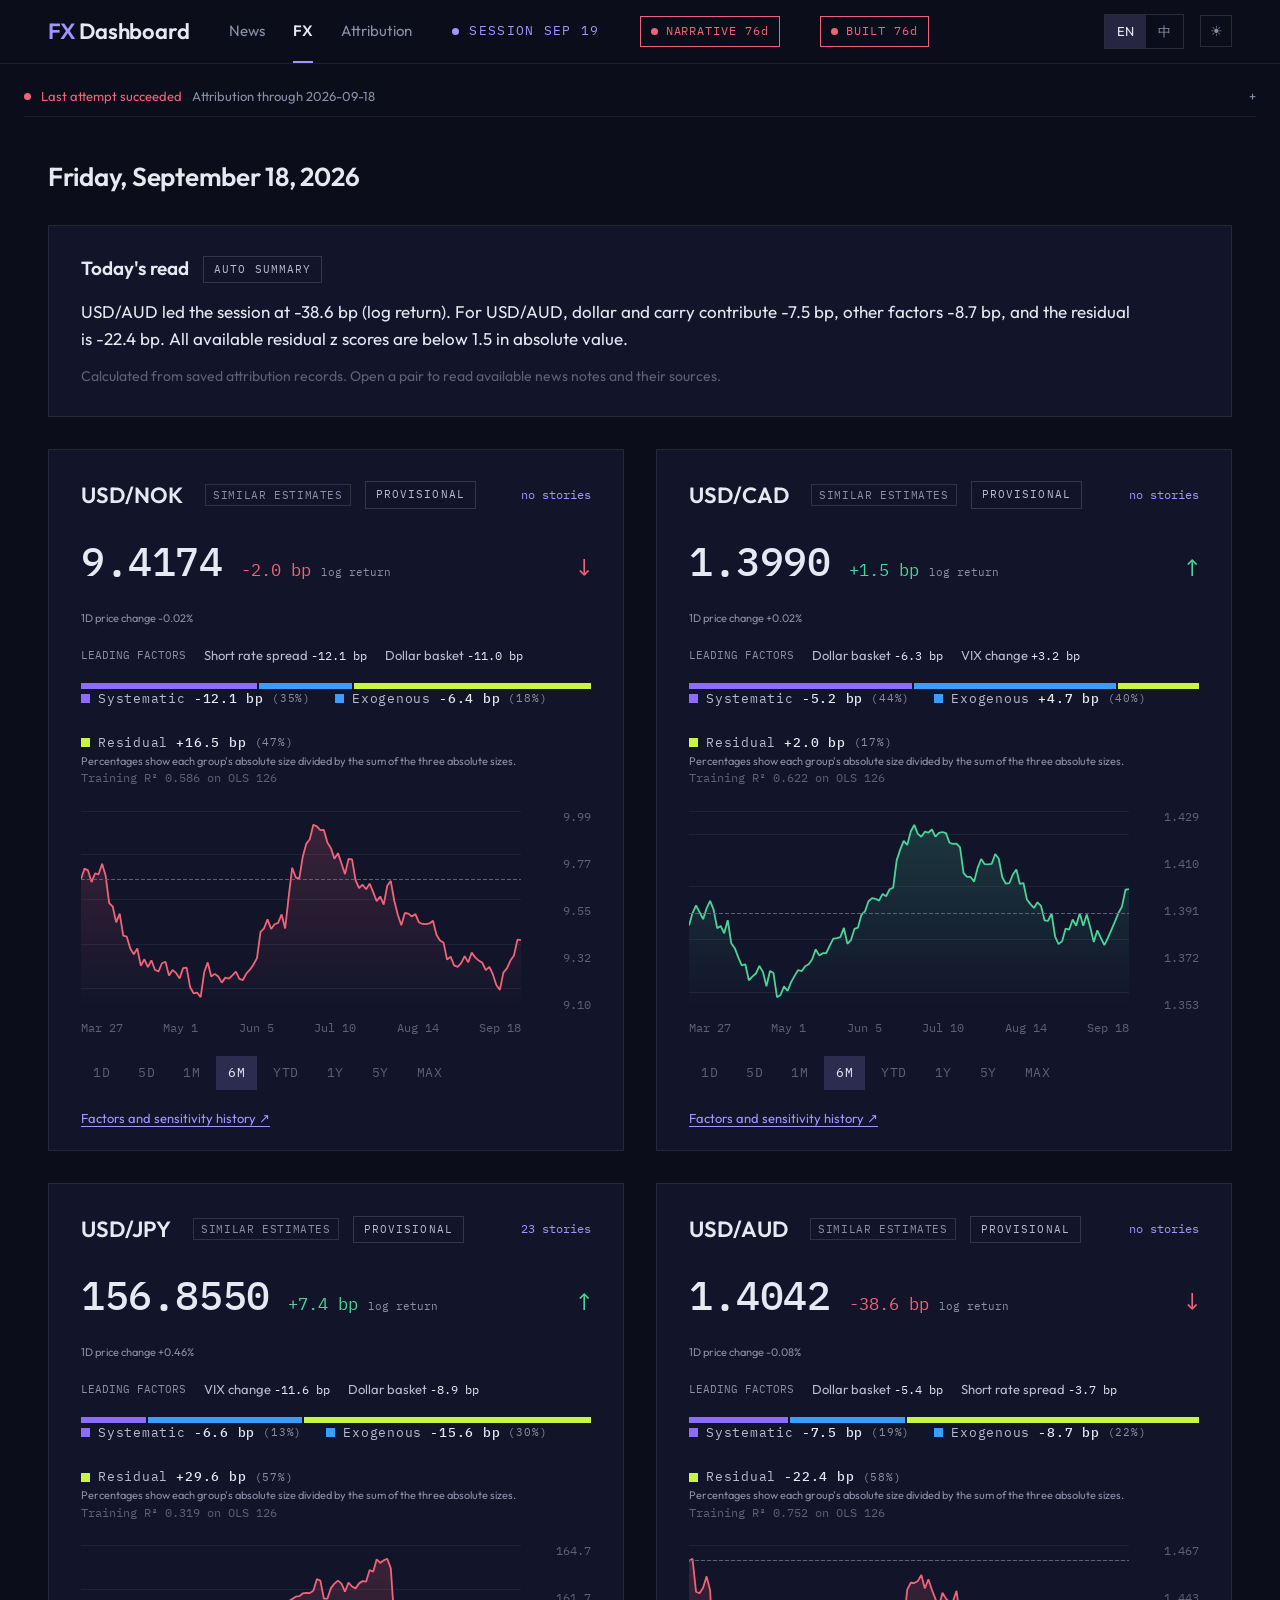
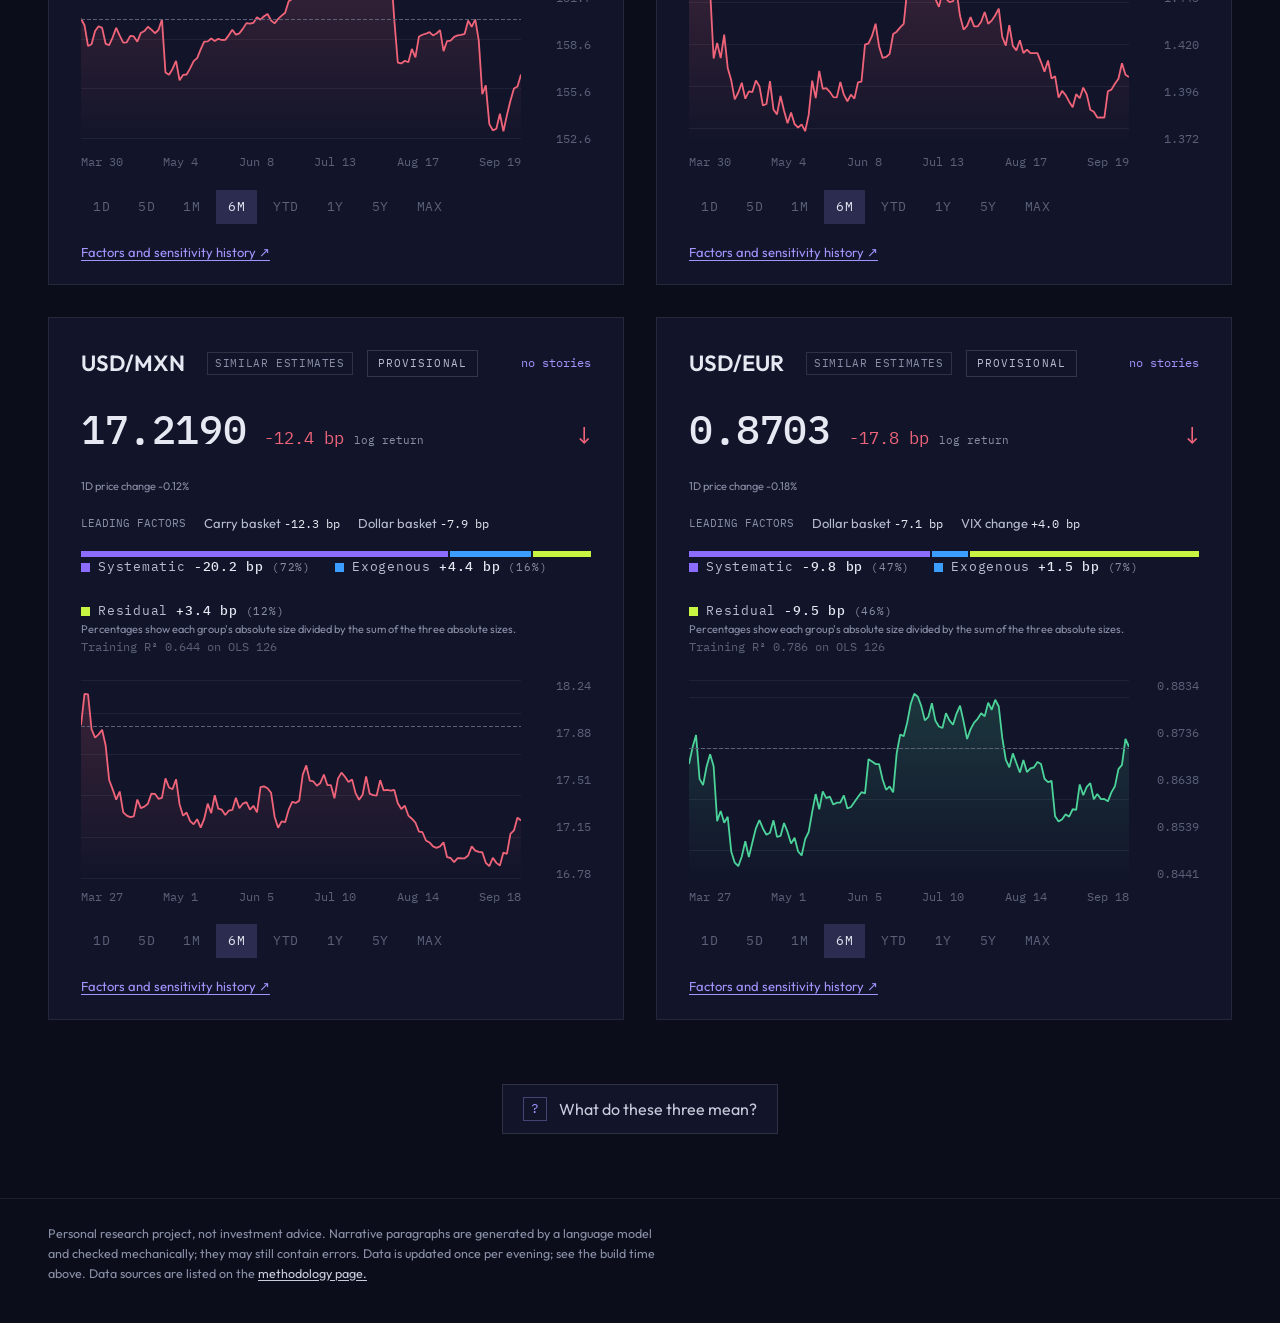
<file: index.html>
<!doctype html>
<html lang="en">
<head>
<meta charset="utf-8">
<meta name="viewport" content="width=device-width, initial-scale=1">
<title>FX Dashboard</title>
<link rel="icon" href="data:image/svg+xml,%3Csvg xmlns='http://www.w3.org/2000/svg' viewBox='0 0 32 32'%3E%3Crect width='32' height='32' fill='%230b0e1a'/%3E%3Crect x='5' y='19' width='5' height='8' fill='%238b6cff'/%3E%3Crect x='13' y='12' width='5' height='15' fill='%233b9eff'/%3E%3Crect x='21' y='6' width='5' height='21' fill='%23c8f542'/%3E%3C/svg%3E">
<link rel="stylesheet" href="fonts.css">
<link rel="stylesheet" href="style.css">
<script>try{document.documentElement.setAttribute("data-theme",localStorage.getItem("fxdash.theme")||"dark")}catch(e){}</script>
</head>
<body>
<div class="top">
  <div class="tape" id="tape" hidden></div>
  <header class="masthead">
    <a class="wordmark" href="#/fx"><span>FX</span> Dashboard</a>
    <nav class="nav" id="nav"></nav>
    <div class="session" id="session" hidden></div>
    <a class="pulse" id="pulse" href="#/news" hidden></a>
    <a class="pulse" id="built" href="#/news" hidden></a>
    <div class="masthead__right">
      <div class="seg" id="langseg"></div>
      <button class="iconbtn" id="themebtn" type="button"></button>
    </div>
  </header>
</div>
<aside id="runtime-status" class="runtime-status" aria-label="Calculation status" hidden></aside>
<main id="view"></main>
<footer class="foot" id="foot"></footer>
<script src="vendor/echarts.min.js"></script>
<script type="module" src="app.js"></script>
</body>
</html>
</file>
<file: fonts.css>
/* Local copies of the site's Google Fonts Latin faces. Licenses: fonts/OFL-*.txt.
   Other scripts and missing mathematical glyphs use the shared system fallbacks. */
@font-face {
  font-family: "Outfit";
  font-style: normal;
  font-weight: 100 900;
  font-display: swap;
  src: url("fonts/outfit-latin.woff2") format("woff2");
}
@font-face {
  font-family: "IBM Plex Mono";
  font-style: normal;
  font-weight: 400;
  font-display: swap;
  src: url("fonts/ibm-plex-mono-latin-400.woff2") format("woff2");
}
@font-face {
  font-family: "IBM Plex Mono";
  font-style: normal;
  font-weight: 500;
  font-display: swap;
  src: url("fonts/ibm-plex-mono-latin-500.woff2") format("woff2");
}
@font-face {
  font-family: "IBM Plex Mono";
  font-style: normal;
  font-weight: 600;
  font-display: swap;
  src: url("fonts/ibm-plex-mono-latin-600.woff2") format("woff2");
}
</file>
<file: style.css>
/* FX Dashboard visual layer.
   Two typefaces: Outfit carries headings and body text, IBM Plex Mono carries every number.
   Square corners throughout, no border-radius (dots excepted, those are a shape and
   not a rounded corner).
   Copy uses no dashes and no "·". The palette has no orange. */

:root {
  --ink: #0b0e1a;
  --panel: #12152a;
  --raise: #171b32;
  --line: rgba(255, 255, 255, 0.08);
  --line-2: rgba(255, 255, 255, 0.12);
  --line-3: rgba(255, 255, 255, 0.14);
  --hover: rgba(255, 255, 255, 0.025);

  --text: #e6e8f2;
  --text-2: #c9ccdc;
  --text-3: #b8bcd0;
  --mute: #8a8fa8;
  --dim: #5c6079;

  --accent: #a394ff;
  --accent-soft: rgba(163, 148, 255, 0.18);
  --accent-wash: rgba(163, 148, 255, 0.06);
  --accent-line: rgba(163, 148, 255, 0.35);

  /* The three semantic colours, consistent across pages */
  --sys: #8b6cff;
  --exo: #3b9eff;
  --res: #c8f542;
  /* Attribution's four buckets: purple (carried over from systematic), blue, cyan,
     green; the residual stays lime green */
  --b-systematic: #8b6cff;
  --b-rates: #5fa8ff;
  --b-risk: #5ad4e6;
  --b-commodities: #4cd39a;
  --b-residual: #c8f542;

  --up: #4cd39a;
  --down: #f0647a;

  --chart-grid: rgba(255, 255, 255, 0.06);
  --chart-axis: #5c6079;

  --display: "Outfit", "Segoe UI", "Microsoft YaHei", "PingFang SC", system-ui, sans-serif;
  --mono: "IBM Plex Mono", Consolas, "Microsoft YaHei", "PingFang SC", ui-monospace, monospace;

  --page: 1600px;
  --gut: 48px;
}

:root[data-theme="light"] {
  --ink: #f7f7fb;
  --panel: #ffffff;
  --raise: #f1f1f8;
  --line: rgba(20, 22, 48, 0.10);
  --line-2: rgba(20, 22, 48, 0.16);
  --line-3: rgba(20, 22, 48, 0.20);
  --hover: rgba(20, 22, 48, 0.03);

  --text: #14162e;
  --text-2: #33365a;
  --text-3: #474b70;
  --mute: #5f6484;
  --dim: #8a8fa8;

  --accent: #6247d6;
  --accent-soft: rgba(98, 71, 214, 0.14);
  --accent-wash: rgba(98, 71, 214, 0.06);
  --accent-line: rgba(98, 71, 214, 0.35);

  --sys: #6247d6;
  --exo: #1479c9;
  --res: #7f9c07;
  --b-systematic: #6247d6;
  --b-rates: #1479c9;
  --b-risk: #0e93a8;
  --b-commodities: #0f9463;
  --b-residual: #7f9c07;

  --up: #0f9463;
  --down: #cf2a45;

  --chart-grid: rgba(20, 22, 48, 0.08);
  --chart-axis: #8a8fa8;
}

* { box-sizing: border-box; }
html { background: var(--ink); }
body {
  margin: 0;
  background: var(--ink);
  color: var(--text);
  font: 400 15px/1.55 var(--display);
  -webkit-font-smoothing: antialiased;
}
a { color: inherit; text-decoration: none; }
:focus-visible { outline: 2px solid var(--accent); outline-offset: 2px; }
.num, .mono { font-family: var(--mono); font-variant-numeric: tabular-nums; }
.nowrap { white-space: nowrap; }

/* ---------------------------------------------------------------- header */
.top { position: sticky; top: 0; z-index: 50; background: var(--ink); }

.tape {
  height: 48px;
  background: var(--panel);
  border-bottom: 1px solid var(--line);
  overflow: hidden;
  position: relative;
  -webkit-mask-image: linear-gradient(90deg, transparent, #000 48px, #000 calc(100% - 48px), transparent);
  mask-image: linear-gradient(90deg, transparent, #000 48px, #000 calc(100% - 48px), transparent);
}
.tape[hidden] { display: none; }
.tape__rail { display: flex; width: max-content; animation: tape-run var(--tape-dur, 72s) linear infinite; }
.tape:hover .tape__rail, .tape:focus-within .tape__rail { animation-play-state: paused; }
@keyframes tape-run { from { transform: translateX(0); } to { transform: translateX(-50%); } }
.tape__lane { display: flex; }
.tape__item {
  display: inline-flex; align-items: center; gap: 10px;
  height: 47px; padding: 0 22px;
  border-right: 1px solid var(--line);
  white-space: nowrap;
  font-family: var(--mono);
}
.tape__name { font-size: 12px; letter-spacing: 0.1em; text-transform: uppercase; color: var(--mute); }
.tape__px { font-size: 14px; font-variant-numeric: tabular-nums; color: var(--text); }
.tape__chg { font-size: 13px; font-variant-numeric: tabular-nums; }

.masthead {
  display: flex; align-items: center; gap: 40px;
  padding: 0 var(--gut); height: 64px;
  border-bottom: 1px solid var(--line);
}
.wordmark { font-size: 22px; font-weight: 600; letter-spacing: -0.01em; white-space: nowrap; }
.wordmark span { color: var(--accent); }
.nav { display: flex; gap: 28px; height: 100%; font-size: 15px; }
.nav a {
  display: flex; align-items: center;
  border-bottom: 2px solid transparent;
  color: var(--mute);
}
.nav a:hover { color: var(--text-2); }
.nav a[aria-current="page"] { color: var(--text); font-weight: 600; border-bottom-color: var(--accent); }

.session {
  display: flex; align-items: center; gap: 10px;
  font-family: var(--mono); font-size: 13px; letter-spacing: 0.1em;
  color: var(--accent); white-space: nowrap;
}
.session i { width: 7px; height: 7px; border-radius: 50%; background: var(--accent); }
.session[hidden] { display: none; }

/* Narrative-layer heartbeat. It lives permanently in the header rather than hiding
   on one page: the narrative layer dying silently for three days with no visible
   sign on the page is the most dangerous failure mode of an unattended system
   (SPEC_phase3 §2.3). */
.pulse {
  display: flex; align-items: center; gap: 8px;
  font-family: var(--mono); font-size: 12px; letter-spacing: 0.08em;
  color: var(--mute); white-space: nowrap;
  border: 1px solid var(--line); padding: 5px 10px;
}
.pulse[hidden] { display: none; }
.pulse:hover { border-color: var(--line-3); color: var(--text-2); }
.pulse i { width: 7px; height: 7px; border-radius: 50%; background: var(--mute); }
.pulse[data-state="green"] i { background: var(--up); }
.pulse[data-state="yellow"] i { background: var(--res); }
.pulse[data-state="red"] i { background: var(--down); }
.pulse[data-state="yellow"] { color: var(--res); border-color: var(--res); }
.pulse[data-state="red"] { color: var(--down); border-color: var(--down); }

.health {
  border: 1px solid var(--line); background: var(--panel);
  padding: 16px 20px; display: flex; flex-direction: column; gap: 8px;
}
.health__row {
  display: flex; align-items: center; gap: 12px; flex-wrap: wrap;
  font-family: var(--mono); font-size: 12.5px; color: var(--mute);
}
.health__row b { color: var(--text); font-weight: 500; }
.health__row i { width: 7px; height: 7px; border-radius: 50%; flex: none; }
/* Content freshness: laid out apart from the row that decides the colour, so that it
   does not look like a criterion as well */
.health__row--quiet {
  padding-left: 19px; border-top: 1px solid var(--line); padding-top: 8px;
  font-size: 11.5px; opacity: .78;
}
.health__row--quiet b { color: var(--mute); }

.matrix .cell--hit {
  background: rgba(163, 148, 255, 0.16); color: var(--text);
  font-family: var(--mono); font-size: 11.5px; white-space: nowrap;
}
.storyrow .share .mono { font-family: var(--mono); font-size: 12px; color: var(--mute); }

.matgroup { margin-bottom: 22px; }
.matgroup__head {
  font-family: var(--mono); font-size: 11.5px; letter-spacing: 0.08em;
  color: var(--accent); padding: 0 0 8px; border-bottom: 1px solid var(--line-2);
  margin-bottom: 2px;
}
.matrix .cell--res {
  background: none; color: var(--text); font-family: var(--mono);
  font-size: 12px; white-space: nowrap; display: flex; flex-direction: column;
  gap: 1px; align-items: center; justify-content: center;
}
.matrix .cell--res span { color: var(--dim); font-size: 10.5px; }
.matrix .rowhead.dim { color: var(--dim); font-size: 12px; }
.explain__day {
  font-family: var(--mono); font-size: 12px; color: var(--mute);
  margin-bottom: 6px;
}
.explain__t.dim { color: var(--dim); font-size: 13px; }

/* ---------------------------------------------------------- robustness chips */
.rchip {
  font-family: var(--mono); font-size: 10.5px; letter-spacing: 0.06em;
  padding: 2px 7px; border: 1px solid; white-space: nowrap; margin-left: 8px;
}
.rchip--ok { color: var(--mute); border-color: var(--line-2); }
.rchip--residual { color: var(--res); border-color: var(--res); }
.rchip--ridge { color: var(--exo); border-color: var(--exo); }
.rchip--lasso { color: var(--b-risk); border-color: var(--b-risk); }
.rchip--abstain { color: var(--mute); border-color: var(--line-3); }
.rcell { display: flex; flex-wrap: wrap; gap: 6px 0; }
.rcell .rchip { margin-left: 0; margin-right: 6px; }
.leading-factors { display: flex; flex-wrap: wrap; gap: 6px 18px; color: var(--text-3); font-size: 13px; }
.leading-factors > span:first-child { color: var(--mute); font: 10.5px var(--mono); align-self: center; }
.leading-factors b { color: var(--text); font: 12px var(--mono); font-weight: 400; white-space: nowrap; }
.attrrow > .leading-factors { grid-column: 3 / -1; }
.attr-intro { margin-bottom: 22px; }
.matrix-mobile, .attr-badge-basis { display: none; }
.matrix-card { border-top: 1px solid var(--line); padding: 16px 0; }
.matrix-card summary { cursor: pointer; font: 12px var(--mono); color: var(--text-3); }
.matrix-card a { display: flex; flex-direction: column; margin-top: 14px; font-size: 13px; color: var(--text-3); text-decoration: none; }
.matrix-card small { margin-top: 6px; color: var(--mute); font: 10.5px var(--mono); }
.gap24 { gap: 24px; }
.comparison-sample { margin: 20px 0; }
.comparison-sample h3 { font-size: 16px; font-weight: 500; }
.comparison-table { margin: 12px 0; }
.comparison-row { display: grid; grid-template-columns: 1fr 1fr 1fr 1.3fr; gap: 10px; padding: 12px 0; border-bottom: 1px solid var(--line); font: 12px var(--mono); }
.comparison-head { color: var(--mute); font: 11px var(--display); }
.comparison-bar { display: block; height: 3px; margin-top: 6px; background: var(--accent); }
.research-panel summary { cursor: pointer; color: var(--mute); font-size: 13px; }
.driver-pair { border-top: 1px solid var(--line); padding: 14px 0; }
.driver-pair > summary { display: grid; grid-template-columns: 1fr auto 16px; gap: 8px 12px; cursor: pointer; font: 13px var(--mono); }
.driver-pair > summary small { grid-column: 1 / -1; color: var(--mute); font: 12px var(--display); }
.driver-pair > summary::after { content: "+"; color: var(--accent); grid-column: 3; grid-row: 1; }
.driver-pair[open] > summary::after { content: "×"; }
.driver-pair h3 { font-size: 15px; font-weight: 500; margin: 22px 0 12px; }
.context-slate a { display: flex; flex-direction: column; gap: 5px; margin: 12px 0; color: var(--text); text-decoration: none; font-size: 14px; }
.context-slate a:hover { color: var(--accent); }
.context-slate small { color: var(--mute); font: 10.5px var(--mono); }
.context-audit summary { font: 11px var(--display); color: var(--mute); }
.context-audit { margin: 10px 0; }
.context-slate { overflow-wrap: anywhere; }
.context-coverage { line-height: 1.7; }
.brief-preview { border-left: 2px solid var(--accent); padding: 2px 0 2px 22px; }
.brief-board { border-bottom: 1px solid var(--line); padding-bottom: 26px; min-width: 0; }
.brief-board .hint { line-height: 1.7; overflow-wrap: anywhere; }
.brief-run-details summary { cursor: pointer; font-size: 13px; color: var(--accent); padding: 8px 0; }
.brief-source-details > summary, .mini-guide > summary { cursor: pointer; color: var(--mute); font: 13px/1.6 var(--display); padding: 8px 0; }
.brief-source-details > summary:hover, .mini-guide > summary:hover { color: var(--text); }
.mini-guide :focus-visible { outline: 2px solid var(--accent); outline-offset: 3px; }
.brief-asof { color: var(--mute); font: 13px var(--display); }
.brief-warning { color: var(--res); }
.brief-source-details { min-width: 0; overflow-wrap: anywhere; }
.brief-status-grid { display: grid; grid-template-columns: repeat(auto-fit,minmax(180px,1fr)); gap: 16px; margin: 18px 0; }
.brief-status-grid dt { color: var(--mute); font-size: 12px; }
.brief-status-grid dd { margin: 6px 0; font-size: 14px; }
.brief-status-grid small { font: 10px var(--mono); overflow-wrap: anywhere; color: var(--mute); }
.brief-history-label { display: flex; align-items: center; flex-wrap: wrap; gap: 12px; font-size: 13px; }
.brief-history-label select { max-width: 100%; background: var(--panel); color: var(--text); border: 1px solid var(--line); padding: 9px 12px; font: inherit; }
.brief-board :focus-visible { outline: 2px solid var(--accent); outline-offset: 3px; }
.brief-preview > p { margin: 0; line-height: 1.8; overflow-wrap: anywhere; }
.brief-note { border-top: 1px solid var(--line); padding-top: 14px; }
.brief-note summary { cursor: pointer; font: 12px var(--mono); color: var(--accent); }
.brief-note p { line-height: 1.8; font-size: 14px; }
.brief-watch { margin: 18px 0; font-size: 14px; line-height: 1.8; }
.brief-watch dt { margin-top: 12px; color: var(--mute); font-size: 12px; }
.brief-watch dd { margin: 4px 0 0; }
.brief-note blockquote { margin: 8px 0 16px; padding: 0 12px; border-left: 1px solid var(--line-3); font-size: 12px; color: var(--mute); }
.attr-intro h1 { margin: 0 0 12px; }
.attr-options { flex-wrap: wrap; }
.method-link { font-size: 13px; color: var(--accent); white-space: nowrap; }
.attr-notes { display: flex; flex-direction: column; gap: 8px; font-size: 13px; color: var(--mute); }
.attr-notes summary { cursor: pointer; }
.attr-notes .stack-note { margin: 10px 0 0; }
.card__head { flex-wrap: wrap; }
.card__chg small { font-size: 11px; color: var(--mute); }

/* ---------------------------------------------------------- Methodology */
.method { max-width: 1000px; min-width: 0; margin: 0 auto; padding: 18px 0 80px; }
.method__back { font-family: var(--mono); font-size: 12.5px; margin: 0 0 18px; }
.method__back a { color: var(--mute); text-decoration: none; }
.method__back a:hover { color: var(--accent); }
.method h1 { max-width: 20ch; font-size: clamp(32px, 4vw, 54px); font-weight: 500; letter-spacing: -0.035em; line-height: 1.12; margin: 20px 0; text-wrap: balance; }
.method h2 { display: flex; align-items: baseline; gap: 18px; font-size: 25px; font-weight: 500; margin: 0 0 24px; letter-spacing: -0.015em; }
.method h2 > span { font: 12px var(--mono); color: var(--mute); letter-spacing: 0.03em; }
.method p { max-width: 80ch; font-size: 16px; line-height: 1.85; color: var(--text-2); margin: 0 0 18px; text-wrap: pretty; }
.method p.lede { max-width: 66ch; font-size: 19px; line-height: 1.7; color: var(--text-3); }
.method__intro { padding: 14px 0 38px; }
.method p.method__eyebrow { font: 11px var(--mono); letter-spacing: 0.14em; text-transform: uppercase; color: var(--mute); margin: 0; }
.method p.method__meta { display: flex; flex-wrap: wrap; gap: 10px 24px; margin: 28px 0 0; font: 12px var(--mono); color: var(--text-3); }
.method__meta span { border-left: 1px solid var(--line-3); padding-left: 24px; }
.method__section { border-top: 1px solid var(--line-2); padding: 36px 0 26px; }
.method__detail { border-top: 1px solid var(--line); border-bottom: 1px solid var(--line); margin: 24px 0 10px; padding: 0 18px; background: var(--panel); }
.method__detail summary { padding: 18px 0; cursor: pointer; color: var(--text); font-size: 15px; }
.method__detail[open] summary { margin-bottom: 8px; }
.method :focus-visible { outline: 2px solid var(--accent); outline-offset: 4px; }
.method em { font-style: italic; }
.method strong { color: var(--text); font-weight: 600; }
.method code {
  font-family: var(--mono); font-size: 13px; color: var(--accent);
  background: var(--panel); padding: 1px 5px; border: 1px solid var(--line);
}
.method mjx-container { color: var(--text); }
.method mjx-container[display="true"] { overflow-x: auto; overflow-y: hidden; padding: 4px 0; }
.method .tblwrap { overflow-x: auto; margin: 24px 0; border-top: 1px solid var(--line-2); border-bottom: 1px solid var(--line-2); }
.method caption { text-align: left; padding: 14px 12px; color: var(--mute); font-size: 12px; }
.method table { width: 100%; border-collapse: collapse; font-size: 13.5px; }
.method th, .method td {
  text-align: left; padding: 9px 12px; border-bottom: 1px solid var(--line);
  vertical-align: top; line-height: 1.55; color: var(--text-2);
}
.method th {
  font-family: var(--mono); font-size: 11px; letter-spacing: 0.08em;
  text-transform: uppercase; color: var(--mute);
}
.method td:nth-child(3) { white-space: nowrap; font-family: var(--mono); font-size: 12.5px; }
.method-figure { margin: 32px 0; background: var(--panel); border: 1px solid var(--line); }
.method-figure__scroll { overflow-x: auto; }
.method-diagram { display: block; width: 100%; min-width: 740px; height: auto; }
.method-figure figcaption { display: flex; align-items: baseline; gap: 16px; padding: 18px 24px; border-top: 1px solid var(--line); color: var(--text-3); font-size: 13px; line-height: 1.6; }
.method-figure__number { font: 11px var(--mono); color: var(--mute); }
.method-figure figcaption > span:nth-child(2) { flex: 1; }
.method-figure figcaption a { white-space: nowrap; font-size: 11px; color: var(--text-3); }
/* Reflow the shared masthead before its controls exceed the viewport. */
@media (max-width: 1100px) {
  .top { position: static; }
  .masthead { flex-wrap: wrap; height: auto; gap: 12px 20px; padding-top: 12px; padding-bottom: 12px; }
  .wordmark { flex: 1; }
  .masthead__right { order: 1; }
  .nav { order: 2; flex-basis: 100%; height: 40px; }
  .session { order: 3; }
  .pulse { order: 4; }
}
@media (max-width: 640px) {
  .method { padding-top: 0; }
  .method h2 { font-size: 21px; gap: 12px; }
  .method p { font-size: 15px; }
  .method p.lede { font-size: 17px; }
  .method__section { padding: 28px 0 18px; }
  .method__meta span { padding-left: 0; border: 0; }
  .method-figure { margin: 24px 0; }
  .method-figure figcaption { flex-wrap: wrap; padding: 14px; gap: 10px; }
  .method-figure figcaption > span:nth-child(2) { flex-basis: calc(100% - 32px); }
  .method-figure figcaption a { margin-left: 26px; }
}

.nowrap { white-space: nowrap; }
.citedtag {
  font-family: var(--mono); font-size: 10px; letter-spacing: 0.08em;
  color: var(--accent); border: 1px solid var(--accent); padding: 1px 5px;
  display: inline-block; margin-top: 4px; opacity: 0.85;
}
.opfold {
  display: flex; align-items: center; gap: 8px; width: 100%;
  background: none; border: 1px solid var(--line); color: var(--mute);
  font-family: var(--mono); font-size: 12px; letter-spacing: 0.06em;
  padding: 9px 12px; cursor: pointer; text-align: left;
}
.opfold:hover { color: var(--text); border-color: var(--line-3); }
.opfold i { font-style: normal; }

/* ---------------------------------------------------------- live headlines */
.hchips .ptag { margin-left: 6px; }
.pairnews__today {
  border-top: 1px solid var(--line); padding-top: 14px; margin-top: 4px;
  display: flex; flex-direction: column; gap: 2px;
}
a.headline {
  display: grid; grid-template-columns: 92px minmax(0, 1fr) auto;
  gap: 12px; align-items: baseline; padding: 8px 4px;
  color: var(--text); text-decoration: none; border-bottom: 1px solid var(--line);
}
a.headline:last-child { border-bottom: none; }
a.headline:hover .t { color: var(--accent); }
a.headline .when { font-family: var(--mono); font-size: 11.5px; color: var(--mute); }
a.headline .t { font-size: 14.5px; white-space: nowrap; overflow: hidden; text-overflow: ellipsis; }
a.headline .src { font-family: var(--mono); font-size: 11.5px; color: var(--mute); white-space: nowrap; }

.masthead__right { margin-left: auto; display: flex; align-items: center; gap: 16px; }
.iconbtn {
  width: 32px; height: 32px; display: grid; place-items: center;
  border: 1px solid var(--line-2); background: none; color: var(--mute);
  font-size: 14px; cursor: pointer;
}
.iconbtn:hover { color: var(--text); border-color: var(--line-3); }

/* ---------------------------------------------------------------- controls */
.seg { display: flex; border: 1px solid var(--line-2); font-size: 13px; }
.seg button {
  padding: 6px 12px; border: 0; background: none;
  color: var(--mute); font: inherit; cursor: pointer;
}
.seg button:hover { color: var(--text); }
.seg button[aria-pressed="true"] { background: var(--accent-soft); color: var(--text); }

.ctlrow {
  display: flex; align-items: center; gap: 20px;
  font-family: var(--mono); font-size: 13px; letter-spacing: 0.1em;
}
.ctlrow .lbl { color: var(--dim); white-space: nowrap; }
.ctl { display: flex; border: 1px solid var(--line-2); }
.ctl button {
  padding: 8px 16px; border: 0; background: none;
  color: var(--mute); font: inherit; letter-spacing: inherit; cursor: pointer;
  white-space: nowrap;
}
.ctl button:hover { color: var(--text); }
.ctl button[aria-pressed="true"] { background: var(--accent-soft); color: var(--text); }

/* ---------------------------------------------------------------- page body */
main { padding: 40px var(--gut) 64px; max-width: var(--page); margin: 0 auto; }

/* Permanent footer disclaimer: plain text, no dialog (2026-09-04 ruling). */
.foot {
  max-width: var(--page); margin: 0 auto; padding: 24px var(--gut) 40px;
  border-top: 1px solid var(--line);
  font-size: 12.5px; line-height: 1.6; color: var(--mute);
}
.foot p { margin: 0; max-width: 78ch; }
.foot a { color: var(--text-2); text-decoration: underline; text-underline-offset: 2px; }
.dateline { font-size: 26px; font-weight: 600; letter-spacing: -0.01em; }
.headrow {
  display: flex; align-items: center; justify-content: space-between;
  gap: 24px; flex-wrap: wrap; margin-bottom: 28px;
}
h1.page { margin: 0 0 8px; font-size: 28px; font-weight: 600; letter-spacing: -0.02em; line-height: 1.15; }
h2.sec { margin: 0; font-size: 20px; font-weight: 600; letter-spacing: -0.01em; }
h3.side { margin: 0; font-size: 16px; font-weight: 600; }
p.lede { margin: 0; color: var(--mute); font-size: 15px; max-width: 62ch; text-wrap: pretty; }
.hint { font-family: var(--mono); font-size: 11.5px; color: var(--dim); }

/* ---------------------------------------------------------------- News */
.news { display: grid; grid-template-columns: minmax(0, 1.5fr) minmax(320px, 1fr); gap: 56px; }
.news__main { display: flex; flex-direction: column; gap: 40px; min-width: 0; }
.news__side { display: flex; flex-direction: column; gap: 28px; min-width: 0; }
.news-more, .news-guide { border-top: 1px solid var(--line); padding: 14px 0; }
.news-more > summary, .news-guide > summary, .event-sources > summary { cursor: pointer; color: var(--accent); font-size: 14px; line-height: 1.6; }
.news-more[open] > summary, .news-guide[open] > summary { margin-bottom: 18px; }
.event-sources a { display: block; margin: 14px 0; font-size: 15px; line-height: 1.6; }
.event-sources small { display: block; color: var(--mute); }
.news .lede, .news .stack-note, .news .brief-preview > p { max-width: 70ch; }
.news .storyrow .title, .news .hrow .t { font-size: 17px; line-height: 1.55; }
.news .brief-preview > p { line-height: 1.85; }
.news .driver-context { margin-top: 8px; padding-top: 28px; border-top: 1px solid var(--line); }

.storyhead, .storyrow {
  display: grid; grid-template-columns: 28px minmax(0, 1fr) 180px 64px; gap: 16px;
}
.storyhead {
  padding: 0 0 10px; border-bottom: 1px solid var(--line);
  font-family: var(--mono); font-size: 11px; letter-spacing: 0.08em;
  color: var(--dim); text-transform: uppercase;
}
.storyhead .r { text-align: right; }
.story { border-bottom: 1px solid var(--line); }
.storyrow {
  align-items: center; padding: 18px 0; cursor: pointer;
  background: none; border: 0; width: 100%; text-align: left; color: inherit; font: inherit;
}
.storyrow:hover { background: var(--hover); }
.storyrow .rank { font-family: var(--mono); color: var(--dim); font-size: 13px; }
.storyrow .body { display: flex; flex-direction: column; gap: 8px; min-width: 0; }
.storyrow .title { font-size: 16.5px; font-weight: 500; color: var(--text); }
.storyrow .share { font-family: var(--mono); font-size: 14px; text-align: right; color: var(--text); }
.sharebar { height: 4px; background: rgba(255, 255, 255, 0.06); }
:root[data-theme="light"] .sharebar { background: rgba(20, 22, 48, 0.08); }
.sharebar i { display: block; height: 100%; background: var(--accent); }
.pairtags { display: flex; gap: 6px; flex-wrap: wrap; }
.ptag {
  font-family: var(--mono); font-size: 11px; padding: 3px 7px;
  border: 1px solid var(--line-2); color: var(--text-3); white-space: nowrap;
}

.expand { padding: 0 0 20px 44px; display: flex; flex-direction: column; gap: 14px; }
.expand__top { display: flex; gap: 32px; align-items: center; flex-wrap: wrap; }
.expand__text { display: flex; flex-direction: column; gap: 6px; min-width: 0; flex: 1 1 320px; }
.metaline {
  display: flex; gap: 14px; flex-wrap: wrap;
  font-family: var(--mono); font-size: 12px; letter-spacing: 0.04em; color: var(--dim);
}
.summary { font-size: 14.5px; color: var(--mute); line-height: 1.5; text-wrap: pretty; }
.actions { display: flex; gap: 8px; flex: none; }
.btn {
  display: flex; align-items: center; height: 36px; padding: 0 14px;
  border: 1px solid var(--line-3); background: none;
  font: 400 13.5px var(--display); color: var(--text-2);
  white-space: nowrap; cursor: pointer;
}
.btn:hover { border-color: var(--accent-line); color: var(--text); }
.btn[aria-pressed="true"] { border-color: var(--accent-line); background: var(--accent-soft); color: var(--text); }
.explain {
  background: var(--accent-wash); border-left: 2px solid var(--accent);
  padding: 16px 20px; display: flex; flex-direction: column; gap: 10px;
}
.explain__k { font-family: var(--mono); font-size: 11px; letter-spacing: 0.1em; color: var(--accent); }
.explain__t { font-size: 15px; color: var(--text-2); line-height: 1.6; text-wrap: pretty; }
.chips { display: flex; gap: 8px; flex-wrap: wrap; }
.chip {
  font-family: var(--mono); font-size: 11px; letter-spacing: 0.04em;
  padding: 4px 9px; border: 1px solid var(--accent-line); color: var(--text-3); white-space: nowrap;
}

.hline { border-bottom: 1px solid var(--line); }
.hrow {
  display: grid; grid-template-columns: 96px minmax(0, 1fr) auto; gap: 16px;
  align-items: center; padding: 11px 0; font-size: 14.5px; cursor: pointer;
  background: none; border: 0; width: 100%; text-align: left; color: inherit; font-family: inherit;
}
.hrow:hover { background: var(--hover); }
.hrow .when { font-family: var(--mono); font-size: 12px; color: var(--dim); white-space: nowrap; }
.hrow .t { color: var(--text-2); overflow: hidden; text-overflow: ellipsis; white-space: nowrap; }
.news .hrow .t { white-space: normal; overflow-wrap: anywhere; }
.hrow .src { font-family: var(--mono); font-size: 11px; color: var(--mute); white-space: nowrap; }

.minigrid { display: grid; grid-template-columns: minmax(0, 1fr) minmax(0, 1fr); gap: 10px; }
.mini {
  border: 1px solid var(--line); background: var(--panel);
  padding: 14px 16px 0; display: flex; flex-direction: column; gap: 2px;
  overflow: hidden; cursor: pointer; min-width: 0; text-align: left;
}
.mini:hover { border-color: var(--accent-line); }
.mini__head { display: flex; flex-wrap: wrap; justify-content: space-between; align-items: baseline; gap: 8px; }
.mini__name { font-size: 13px; font-weight: 500; letter-spacing: 0.02em; color: var(--mute); white-space: nowrap; }
.mini__chg { font-family: var(--mono); font-size: 12.5px; white-space: nowrap; }
.mini__px { font-family: var(--mono); font-size: 22px; font-weight: 500; color: var(--text); }
.mini__spark { height: 44px; margin: 4px -16px 0; }
.mini__basis { display: flex; flex-wrap: wrap; justify-content: space-between; gap: 2px 10px; padding: 5px 0 9px; color: var(--mute); font: 11px/1.5 var(--display); }
.mini__date { font-family: var(--mono); }
.mini-board__asof { margin: -6px 0 0; color: var(--mute); font: 11px/1.6 var(--mono); }
.mini-board__note { margin: 0; color: var(--mute); font: 12px/1.65 var(--display); text-wrap: pretty; }

.stack { display: flex; height: 10px; gap: 2px; }
.stack i { display: block; height: 100%; }
.legend { display: flex; gap: 20px; flex-wrap: wrap; font-family: var(--mono); font-size: 13px; letter-spacing: 0.06em; color: var(--text-3); }
.legend div { display: flex; align-items: center; gap: 8px; white-space: nowrap; }
.legend i { width: 9px; height: 9px; }

/* ---------------------------------------------------------------- FX */
.cards { display: grid; grid-template-columns: minmax(0, 1fr) minmax(0, 1fr); gap: 32px; }
.card {
  border: 1px solid var(--line); background: var(--panel);
  padding: 28px 32px 22px; display: flex; flex-direction: column; gap: 18px;
  cursor: pointer; min-width: 0; text-align: left; font: inherit; color: inherit;
}
.card:hover { border-color: var(--accent-line); }
.card[aria-expanded="true"] { border-color: var(--accent); }
.card__head { display: flex; align-items: center; gap: 14px; }
.card__name { font-size: 22px; font-weight: 600; }
.tag {
  font-family: var(--mono); font-size: 11px; letter-spacing: 0.1em;
  padding: 4px 10px; border: 1px solid var(--line-3); color: var(--text-3); white-space: nowrap;
}
.card__news { margin-left: auto; font-family: var(--mono); font-size: 12px; color: var(--accent); white-space: nowrap; }
.card__px { display: flex; align-items: baseline; gap: 18px; font-family: var(--mono); }
.card__last { font-size: 40px; font-weight: 500; letter-spacing: -0.01em; }
.card__chg { font-size: 17px; white-space: nowrap; }
.card__arrow { margin-left: auto; font-size: 24px; }
.meter { display: flex; height: 6px; gap: 2px; }
.meter i { display: block; height: 100%; }
.split { display: flex; gap: 24px; flex-wrap: wrap; font-family: var(--mono); font-size: 13px; letter-spacing: 0.06em; color: var(--text-3); }
.split div { display: flex; align-items: center; gap: 8px; white-space: nowrap; }
.split i { width: 9px; height: 9px; }
.split b { color: var(--text); font-weight: 500; }

.plot { display: flex; gap: 14px; margin-top: 6px; }
.plot__main { flex: 1; min-width: 0; display: flex; flex-direction: column; gap: 8px; }
.plot__box { height: 200px; position: relative; }
.plot__msg {
  position: absolute; inset: 0; display: flex; align-items: center; justify-content: center;
  text-align: center; padding: 0 24px; font-size: 13px; color: var(--dim);
}
/* The Y-axis ticks and the plot are exactly the same height: both 200px, first and
   last flush with the edges, the rest evenly spaced */
.plot__axis {
  width: 56px; height: 200px; display: flex; flex-direction: column;
  justify-content: space-between; align-items: flex-end;
  font-family: var(--mono); font-size: 12px; color: var(--dim);
}
.plot__axis span { line-height: 1; white-space: nowrap; }
.plot__x { display: flex; justify-content: space-between; font-family: var(--mono); font-size: 12px; color: var(--dim); }
.plot__x span { white-space: nowrap; }
.ranges { display: flex; gap: 4px; flex-wrap: wrap; font-family: var(--mono); font-size: 13px; letter-spacing: 0.04em; }
.ranges button {
  padding: 7px 12px; border: 0; background: none; color: var(--dim);
  font: inherit; letter-spacing: inherit; cursor: pointer;
}
.ranges button:hover { color: var(--text); }
.ranges button[aria-pressed="true"] { background: var(--accent-soft); color: var(--text); }

.read {
  border: 1px solid var(--line); background: var(--panel);
  padding: 28px 32px; display: flex; flex-direction: column; gap: 14px;
}
.read__head { display: flex; align-items: center; gap: 14px; flex-wrap: wrap; }
.read__title { font-size: 19px; font-weight: 600; }
.read__body { margin: 0; font-size: 17px; line-height: 1.6; color: var(--text); max-width: 96ch; text-wrap: pretty; }
.read__note { font-size: 14px; color: var(--dim); }

.pairnews {
  grid-column: 1 / -1; min-width: 0;
  border: 1px solid var(--accent-line); background: var(--panel);
  padding: 28px 32px; display: flex; flex-direction: column; gap: 18px;
}
.pairnews__head { display: flex; align-items: baseline; justify-content: space-between; gap: 16px; flex-wrap: wrap; }
.pairnews__item { border-top: 1px solid var(--line); padding: 18px 0; display: flex; flex-direction: column; gap: 14px; }
.pairnews__item:first-of-type { border-top: 0; }
.pairnews__title { font-size: 17px; font-weight: 500; line-height: 1.5; overflow-wrap: anywhere; }
.pairday { min-width: 0; border-top: 1px solid var(--line); }
.pairday__head { display: flex; align-items: center; gap: 16px; padding: 20px 0; cursor: pointer; list-style: none; }
.pairday__head::-webkit-details-marker { display: none; }
.pairday__head::after { content: "+"; color: var(--accent); font: 18px var(--mono); }
.pairday[open] > .pairday__head::after { content: "−"; }
.pairday__date { display: flex; flex-wrap: wrap; align-items: baseline; gap: 8px 16px; font-size: 16px; font-weight: 500; }
.pairday__date time { font: 12px var(--mono); color: var(--text-3); }
.pairday__count { margin-left: auto; color: var(--mute); font: 11px var(--mono); white-space: nowrap; }
.pairday__body { display: flex; flex-direction: column; gap: 16px; padding-bottom: 16px; }
.pairday__metrics { display: grid; grid-template-columns: repeat(4, minmax(0, 1fr)); gap: 16px; max-width: 800px; }
.pairday__metric { display: flex; flex-direction: column; gap: 8px; border-left: 2px solid var(--line-2); padding-left: 12px; }
.pairday__metric > span { font-size: 12px; color: var(--mute); }
.pairday__metric b { font: 18px var(--mono); color: var(--text); }
.pairday__metric small { font: 11px var(--mono); color: var(--mute); }
.pairday__metric.is-systematic { border-color: var(--sys); }
.pairday__metric.is-exogenous { border-color: var(--exo); }
.pairday__metric.is-residual { border-color: var(--res); }
.pairday__basis { display: flex; align-items: center; flex-wrap: wrap; gap: 8px 18px; font: 11px var(--mono); color: var(--mute); }
.pairday__analysis-toggle { align-self: flex-start; }
.pairday__analysis-toggle[aria-expanded="true"] { border-color: var(--accent-line); background: var(--accent-soft); }
.pairday__analysis[hidden] { display: none; }
.pairday__sources { padding-top: 12px; border-top: 1px solid var(--line); font-size: 12px; color: var(--mute); }
.pairday__stories .pairnews__item { padding: 16px 0; }
.pairday__stories .pairnews__item:first-child { padding-top: 0; }
.pairday__head:focus-visible,.pairday__analysis-toggle:focus-visible { outline: 2px solid var(--accent); outline-offset: 4px; }

.helpwrap { display: flex; flex-direction: column; align-items: center; gap: 20px; margin-top: 32px; }
.helpbtn {
  display: flex; align-items: center; gap: 12px; padding: 12px 20px;
  border: 1px solid var(--line-2); background: var(--panel);
  font: 400 16px var(--display); color: var(--text-2); cursor: pointer;
}
.helpbtn:hover { border-color: var(--accent-line); }
.helpbtn i {
  width: 24px; height: 24px; border: 1px solid var(--accent-line);
  display: flex; align-items: center; justify-content: center;
  font-family: var(--mono); font-size: 13px; color: var(--accent); font-style: normal;
}
.helpgrid { width: 100%; display: grid; grid-template-columns: repeat(3, minmax(0, 1fr)); gap: 32px; }
.helpgrid > div { padding-top: 14px; display: flex; flex-direction: column; gap: 8px; }
.helpgrid .k { font-family: var(--mono); font-size: 12px; letter-spacing: 0.1em; }
.helpgrid .t { font-size: 14.5px; color: var(--text-2); line-height: 1.55; text-wrap: pretty; }

/* ---------------------------------------------------------------- Attribution */
.attrhead, .attrrow, .attrscale {
  display: grid; grid-template-columns: 120px 80px minmax(0, 1fr) 90px 168px; gap: 20px;
}
.attrhead {
  padding: 0 0 10px; border-bottom: 1px solid var(--line);
  font-family: var(--mono); font-size: 11px; letter-spacing: 0.08em;
  color: var(--dim); text-transform: uppercase;
}
.attrhead .r, .attrrow .r { text-align: right; }
.attrrow { align-items: center; padding: 18px 0; border-bottom: 1px solid var(--line); }
.attrrow .name { font-size: 15px; font-weight: 500; white-space: nowrap; }
.attrrow .num { font-family: var(--mono); font-size: 14px; white-space: nowrap; }
.diverge { position: relative; height: 22px; }
.diverge__zero { position: absolute; left: 50%; top: -4px; bottom: -4px; width: 1px; background: var(--line-3); }
.diverge i { position: absolute; top: 0; height: 22px; display: block; }
.attrscale {
  padding: 8px 0 0; font-family: var(--mono); font-size: 11px; color: var(--dim);
}
.attrscale .axis { display: grid; grid-template-columns: repeat(3, minmax(0, 1fr)); }
.attrscale .axis span:nth-child(2) { text-align: center; }
.attrscale .axis span:last-child { text-align: right; }
.table-scroll { overflow-x: auto; min-width: 0; }
.attrtable { min-width: 940px; }
.matrix-scroll { overflow-x: auto; }
.matrix-scroll .matrix { min-width: 880px; }
.archive { border-top: 1px solid var(--line); padding-top: 14px; }
.archive summary { cursor: pointer; color: var(--mute); }
.archive[open] summary { margin-bottom: 20px; }
.card__research { align-self: flex-start; color: var(--accent); font-size: 13px; text-decoration: underline; text-underline-offset: 3px; }
.split small { font-size: 11px; color: var(--mute); }
.card__basis { color: var(--mute); font-size: 11px; line-height: 1.5; }
.research { max-width: 1100px; margin: auto; display: flex; flex-direction: column; gap: 24px; }
.research .headrow { margin: 0; }
.research-facts { display: flex; flex-wrap: wrap; gap: 16px 32px; font-family: var(--mono); font-size: 13px; }
.research-facts b { margin-left: 8px; font-weight: 500; }
.research-panel { border-top: 1px solid var(--line-2); padding-top: 24px; display: flex; flex-direction: column; gap: 14px; min-width: 0; }
.research-chart { height: 330px; width: 100%; min-width: 0; }
.research-select { display: flex; align-items: center; flex-wrap: wrap; gap: 8px; font-size: 13px; }
.research-select select { background: var(--panel); color: var(--text); border: 1px solid var(--line-2); padding: 8px; font: inherit; max-width: 100%; }
.ctlgroup { display: flex; align-items: center; gap: 12px; }

.matrix { display: grid; gap: 6px; align-items: center; }
.matrix .colhead {
  text-align: center; font-family: var(--mono); font-size: 11px;
  letter-spacing: 0.06em; color: var(--mute); padding-bottom: 6px; white-space: nowrap;
}
.matrix .rowhead {
  font-size: 14px; color: var(--text-2); padding-right: 16px;
  overflow: hidden; text-overflow: ellipsis; white-space: nowrap;
}
.matrix .cell {
  height: 44px; display: flex; align-items: center; justify-content: center;
  font-family: var(--mono); font-size: 13px;
}

/* ---------------------------------------------------------------- utilities */
.empty { padding: 28px 0; color: var(--mute); font-size: 15px; }
.stack-note { margin: 0; color: var(--mute); font-size: 13.5px; line-height: 1.5; text-wrap: pretty; }
.between { display: flex; justify-content: space-between; align-items: baseline; gap: 16px; flex-wrap: wrap; }
.col { display: flex; flex-direction: column; }
.col[hidden] { display: none; }
.gap8 { gap: 8px; } .gap14 { gap: 14px; } .gap16 { gap: 16px; }
.gap20 { gap: 20px; } .gap28 { gap: 28px; } .gap32 { gap: 32px; } .gap40 { gap: 40px; }

@media (max-width: 1200px) {
  :root { --gut: 24px; }
  .news { grid-template-columns: minmax(0, 1fr); gap: 40px; }
  .cards { grid-template-columns: minmax(0, 1fr); }
  .helpgrid { grid-template-columns: minmax(0, 1fr); }
}
@media (max-width: 640px) {
  main { padding-top: 24px; }
  .ctlrow { flex-wrap: wrap; gap: 10px; min-width: 0; }
  .ctl button { padding: 8px 12px; }
  .card, .read, .pairnews { padding: 20px 16px; }
  .card__head, .card__px { flex-wrap: wrap; gap: 10px; }
  .card__name { font-size: 20px; }
  .card__last { font-size: 32px; }
  .card__chg { font-size: 14px; }
  .card__news { margin-left: 0; }
  .split { gap: 8px 16px; font-size: 11px; }
  .storyhead { display: none; }
  .storyrow { grid-template-columns: 20px minmax(0, 1fr); gap: 10px; }
  .storyrow .pairtags, .storyrow .share { grid-column: 2; text-align: left; }
  .storyrow .title { font-size: 15px; }
  .expand { padding-left: 0; }
  .expand__text { flex-basis: 100%; }
  .pairday__head { gap: 10px; }
  .pairday__date { flex-direction: column; gap: 6px; }
  .pairday__metrics { grid-template-columns: repeat(2, minmax(0, 1fr)); gap: 20px 12px; }
  .pairday__metric b { font-size: 16px; }
  .pairday__stories .expand__top { gap: 12px; }
  .hrow, a.headline { grid-template-columns: 86px minmax(0, 1fr); gap: 8px; }
  .hrow .src, a.headline .src { grid-column: 2; white-space: normal; }
  .hrow .t, a.headline .t { white-space: normal; }
  .mini { padding: 12px 10px 0; }
  .mini__head { flex-wrap: wrap; gap: 4px; }
  .mini__px { font-size: 19px; }
  .hint.nowrap { white-space: normal; }
  .health__row { overflow-wrap: anywhere; }
  .matgroup__head { overflow-wrap: anywhere; }
  .attribution-page .gap24 { gap: 16px; }
  .attr-intro h1 { font-size: 30px; }
  .attr-intro .dateline { font-size: 11px; line-height: 1.6; }
  .attribution-page .legend { flex-wrap: wrap; gap: 8px 14px; font-size: 11px; }
  .attrtable { min-width: 0; }
  .attrhead { display: none; }
  .attrrow { grid-template-columns: minmax(0, 1fr) auto; gap: 14px 8px; padding: 18px 0; }
  .attrrow .diverge { grid-column: 1 / -1; grid-row: 2; }
  .attrrow .attrresidual { text-align: left; font-size: 12px; }
  .attrresidual::before { content: attr(data-label) " "; color: var(--mute); font: 11px var(--display); }
  .attrrow .rcell { justify-content: flex-end; }
  .attrrow > .leading-factors { grid-column: 1 / -1; font-size: 12px; }
  .attrscale { display: block; }
  .attrscale > div:empty { display: none; }
  .attribution-page .matrix-scroll { display: none; }
  .matrix-mobile, .attr-badge-basis { display: block; }
}
@media (prefers-reduced-motion: reduce) {
  .tape__rail { animation: none; }
  .tape { overflow-x: auto; }
}
/* Panel structure diagnostics stay folded until requested. */
.structure{border:1px solid var(--line-3);background:var(--panel);padding:18px 22px;min-width:0}
.structure>summary{cursor:pointer;display:flex;justify-content:space-between;align-items:center;gap:12px;list-style:none;font-size:18px}
.structure>summary::before{content:'+';color:var(--mute)}
.structure[open]>summary::before{content:'−'}
.structure>summary span{flex:1}.structure>summary small{font:11px var(--mono);color:var(--mute)}
.structure__body{padding-top:18px}.structure__metrics{display:grid;grid-template-columns:repeat(3,minmax(0,1fr));gap:20px;margin:22px 0 28px}
.structure__metric>span{font-size:13px;color:var(--mute)}.structure__metric strong{display:block;font:26px var(--mono);margin:8px 0;color:var(--text)}
.structure__metric p{font-size:13px;line-height:1.65;color:var(--mute);margin:0;max-width:32em}
.structure__plots{display:grid;grid-template-columns:repeat(2,minmax(0,1fr));gap:24px}.structure__plots figure{margin:0;min-width:0}
.structure__plots figcaption{font-size:14px;line-height:1.5;min-height:42px}.structure__chart{height:245px;min-width:0}
.structure__guide{margin-top:16px;border-top:1px solid var(--line-3);padding-top:16px}.structure__guide summary{cursor:pointer;font-size:14px}
.structure__guide p{font-size:14px;line-height:1.85;color:var(--mute);max-width:80ch}
@media(max-width:700px){.structure{padding:16px}.structure>summary{font-size:16px}.structure>summary small{display:none}.structure__metrics{grid-template-columns:1fr;gap:16px}.structure__metric{border-bottom:1px solid var(--line-3);padding-bottom:14px}.structure__metric strong{font-size:24px}.structure__plots{grid-template-columns:1fr;gap:12px}.structure__plots figcaption{min-height:0}.structure__chart{height:225px}}
/* Calculation state is separate from the page-build heartbeat. */
.brief-audio{border:1px solid var(--line);border-radius:10px;padding:18px;background:var(--bg);max-width:740px}
.brief-audio-heading{display:flex;align-items:baseline;justify-content:space-between;gap:12px;flex-wrap:wrap;margin-bottom:14px}
.brief-audio-heading h3{font-size:17px;margin:0}.brief-audio-heading span{font-family:var(--mono);color:var(--mute);font-size:12px}
.brief-audio audio{display:block;width:100%;height:40px;color-scheme:dark}
.brief-audio-transcript{margin-top:14px}.brief-audio-transcript summary{cursor:pointer;font-size:13px;color:var(--mute)}
.brief-audio-transcript .hint{margin-top:12px;overflow-wrap:anywhere}
.brief-audio-script{white-space:pre-wrap;font-size:14px;line-height:1.9;margin:16px 0;overflow-wrap:anywhere}
.brief-audio-download{font-size:13px}.brief-audio-empty{margin:0}
@media(max-width:700px){.brief-audio{padding:14px;max-width:100%;min-width:0}.brief-audio-heading h3{font-size:16px}}
.runtime-status{max-width:1600px;margin:12px auto 0;padding:0 24px;color:var(--mute);font-size:13px}
.runtime-details{border-bottom:1px solid var(--line);padding:10px 0}
.runtime-details summary{display:flex;align-items:center;gap:10px;cursor:pointer;flex-wrap:wrap;list-style:none}
.runtime-details summary i{width:7px;height:7px;border-radius:50%;background:var(--up);flex:none}
.runtime-details[data-runtime-tone="red"] summary i{background:var(--down)}
.runtime-details[data-runtime-tone="yellow"] summary i{background:var(--res)}
.runtime-details[data-runtime-tone="red"] summary>span:first-of-type{color:var(--down)}
.runtime-details summary::after{content:'+';margin-left:auto}
.runtime-details[open] summary::after{content:'−'}
.runtime-details dl{display:grid;grid-template-columns:repeat(4,minmax(0,1fr));gap:16px;margin:16px 0}
.runtime-details dt{margin-bottom:5px}.runtime-details dd{margin:0;overflow-wrap:anywhere;font-family:var(--mono)}
.runtime-details p{line-height:1.6;margin-bottom:4px;max-width:1000px}
@media(max-width:700px){
  .runtime-status{padding:0 24px;margin-top:0;font-size:12px}
  .runtime-details{padding:3px 0}
  .runtime-details summary{flex-wrap:nowrap;gap:6px;line-height:18px}
  .runtime-details summary>span:first-of-type{min-width:0;overflow:hidden;text-overflow:ellipsis;white-space:nowrap}
  .runtime-date{font-size:10px;white-space:nowrap;flex:none}
  .runtime-details dl{grid-template-columns:1fr 1fr}
}
.brief-calendar {border-top:1px solid var(--line,#303245);padding-top:16px;margin-top:16px}
.brief-calendar h3 {font-size:16px;margin:0 0 12px}
.brief-calendar h3 small {font-size:13px;font-weight:400;margin-left:8px}
.brief-calendar ul {list-style:none;margin:0;padding:0}
.brief-calendar li {display:flex;gap:16px;padding:10px 0;align-items:baseline}
.brief-calendar li time {flex:0 0 110px;font-size:13px}
.brief-calendar li div {min-width:0}
.brief-calendar li a {overflow-wrap:anywhere}
.brief-calendar li span {display:block;font-size:12px;margin-top:4px;opacity:.75}
.brief-calendar details,.brief-subscribe {margin:12px 0}
.brief-calendar details p,.brief-subscribe p {font-size:14px;line-height:1.7}
.brief-subscribe {border:1px solid var(--line,#303245);padding:16px}
.brief-subscribe summary {cursor:pointer;font-weight:600}
.brief-subscribe button {margin-right:12px}
.brief-subscribe iframe {display:block;width:100%;height:650px;border:0;margin-top:16px;background:#fff}
@media(max-width:480px){.brief-calendar li{flex-direction:column;gap:4px}.brief-calendar li time{flex-basis:auto}}

/* News reading hierarchy: one primary action, saved content, optional detail. */
.sr-only {position:absolute;width:1px;height:1px;padding:0;margin:-1px;overflow:hidden;clip-path:inset(50%);white-space:nowrap;border:0}
.news-header {position:relative;z-index:20;align-items:center;margin-bottom:32px}
.news-header h1.page {font-size:36px;margin:0;letter-spacing:-.035em}
.news-header .brief-subscribe {position:relative;border:0;padding:0;margin:0;max-width:100%}
.subscribe-cta {display:flex;align-items:center;justify-content:center;gap:12px;min-height:48px;padding:12px 20px;background:#d5ff5f;color:#18200c;border:1px solid #b5d948;font:600 16px/1.4 var(--display);list-style:none;cursor:pointer}
.subscribe-cta::-webkit-details-marker {display:none}
.subscribe-cta svg {width:21px;height:21px;flex:none}
.subscribe-cta:hover {background:#e1ff91}
.subscribe-cta:focus-visible {outline:3px solid var(--accent);outline-offset:4px}
.subscribe-panel {position:absolute;right:0;top:calc(100% + 12px);width:min(460px,calc(100vw - 48px));padding:24px;background:var(--panel);border:1px solid var(--line-3);box-shadow:0 20px 60px #0004;overflow-wrap:anywhere}
.subscribe-panel h2 {font:600 23px/1.3 var(--display);margin:0 0 18px}
.brief-subscribe .subscribe-panel p {font:400 16px/1.7 var(--display);color:var(--text-2);margin:0 0 18px}
.subscribe-actions {display:flex;align-items:center;gap:16px;flex-wrap:wrap;font-size:14px}
.subscribe-actions .btn {min-height:44px;margin:0;font-size:15px}
.subscribe-actions a {text-decoration:underline;text-underline-offset:4px;color:var(--text-3)}
.subscribe-actions [hidden] {display:none}
.subscribe-panel iframe {height:550px}
.news {column-gap:44px}
.news__main {gap:44px}
.news .brief-board {padding:24px;background:var(--panel);border:1px solid var(--line);gap:22px}
.brief-toolbar {display:flex;justify-content:space-between;align-items:center;gap:14px;flex-wrap:wrap}
.brief-toolbar h2.sec {font-size:24px}
.brief-toolbar .brief-history-label {min-width:0;max-width:100%}
.brief-toolbar select {font-size:14px;max-width:100%;padding:8px 10px;background:var(--ink);border-color:var(--line-2)}
.news .brief-preview {border:0;padding:0;gap:20px}
.brief-preview > [hidden] {display:none}
.brief-copy {font:400 17px/1.75 var(--display);color:var(--text-2);overflow-wrap:anywhere;max-width:70ch}
.brief-copy p {margin:0 0 16px}
.brief-copy p:last-child {margin-bottom:0}
.news .brief-audio {padding:0;border:0;border-radius:0;background:none;max-width:none}
.news .brief-audio-heading {margin-bottom:10px;align-items:center}
.news .brief-audio-heading h3 {font-size:16px;font-weight:500}
.news .brief-audio-heading span {font:14px var(--display)}
:root[data-theme="light"] .news .brief-audio audio {color-scheme:light}
.news .brief-audio-transcript {margin-top:10px}
.news .brief-audio-transcript > summary {font:14px/1.6 var(--display)}
.news .brief-source-details {border-top:1px solid var(--line);padding-top:12px}
.news .brief-source-details > summary {font:15px/1.6 var(--display);padding:4px 0}
.news .brief-source-details[open] > summary {margin-bottom:18px}
.news .brief-source-details p {margin:12px 0}
.news .brief-source-details .hint {font:14px/1.7 var(--display);color:var(--mute)}
.news .brief-note summary {font:15px var(--display)}
.news .brief-note p,.news .brief-watch {font-size:16px}
.news .brief-warning {font:15px/1.7 var(--display);color:var(--res)}
.news-section-head h2.sec,.news-flagged > h2.sec {font-size:24px}
.news-section-head > time {font:14px var(--display);color:var(--mute)}
.news .hrow,.news .storyrow {display:grid;grid-template-columns:minmax(0,1fr) 20px;align-items:start;gap:16px;padding:20px 0}
.news .hcontent,.news .storyrow .body {min-width:0}
.news .hrow .t,.news .storyrow .title {font:500 18px/1.5 var(--display);white-space:normal;overflow:visible;text-overflow:clip}
.news .hmeta,.news .storymeta {display:flex;flex-wrap:wrap;align-items:center;gap:8px 14px;margin-top:10px;color:var(--mute)}
.news .hrow .src {font:14px var(--display);white-space:normal;grid-column:auto}
.news .hrow .when,.news .storymeta time {font:12px var(--mono);grid-column:auto}
.news .hchips,.news .pairtags {display:inline-flex;gap:6px;flex-wrap:wrap}
.news .hchips .ptag {margin:0}
.news .ptag {font-size:12px;padding:2px 6px;background:var(--raise);border-color:transparent}
.news .storyrow .body {gap:0}
.news-row-toggle {font:22px/1.4 var(--display);color:var(--mute);transition:transform .12s}
.news [aria-expanded="true"] > .news-row-toggle {transform:rotate(45deg)}
.news .expand {padding:0 0 22px}
.news-tools {display:flex;flex-wrap:wrap;gap:0 24px;align-items:baseline}
.news-tools > details {border:0;padding:8px 0}
.news-tools > details[open],.news-tools > #opbody {flex-basis:100%}
.news-tools .opfold {width:auto;padding:8px 0;border:0;font:14px/1.6 var(--display);letter-spacing:0}
.news-tools > details > summary,.news .news-more > summary,.news .news-guide > summary {font:14px/1.6 var(--display);color:var(--mute)}
.news-tools > details > summary:hover,.news .news-more > summary:hover,.news .news-guide > summary:hover {color:var(--text)}
.news-guide .stack-note + .stack-note {margin-top:14px}
.news-flagged > .news-guide {border:0;padding:4px 0}
.news .driver-context {margin:0;border:1px solid var(--line);padding:20px 24px}
.driver-context > summary {font:500 19px/1.5 var(--display);cursor:pointer;color:var(--text)}
.driver-context-body {padding-top:22px}
.driver-context[open] .driver-pair > summary {font-size:14px}
.news__side {gap:24px}
.news__side > .news-guide {margin:0;padding:14px 0}
.brief-calendar-empty {margin:0;padding:14px 0;border-top:1px solid var(--line)}
.brief-calendar-empty > summary {font:14px/1.6 var(--display);color:var(--mute);cursor:pointer}
.calendar-empty-body {padding-top:12px;font:14px/1.7 var(--display);color:var(--mute);overflow-wrap:anywhere}
.calendar-empty-body p {margin:10px 0}
.calendar-coverage {font:14px var(--display);color:var(--mute)}
@media(max-width:1200px){.news {row-gap:36px}}
@media(max-width:640px){
  .news-header {gap:20px;margin-bottom:24px}
  .news-header h1.page {font-size:30px}
  .news-header .brief-subscribe {width:100%}
  .subscribe-cta {width:100%;font-size:16px}
  .subscribe-panel {position:static;width:100%;margin-top:12px;padding:20px;box-shadow:none}
  .news .brief-board {padding:20px 16px}
  .brief-toolbar {align-items:flex-start}
  .brief-toolbar select {font-size:13px}
  .brief-copy {font-size:16px;line-height:1.75}
  .news .hrow .t,.news .storyrow .title {font-size:17px}
  .news .hrow,.news .storyrow {gap:12px;padding:18px 0}
  .news-tools {column-gap:18px}
  .news .driver-context {padding:18px 16px}
}
</file>
